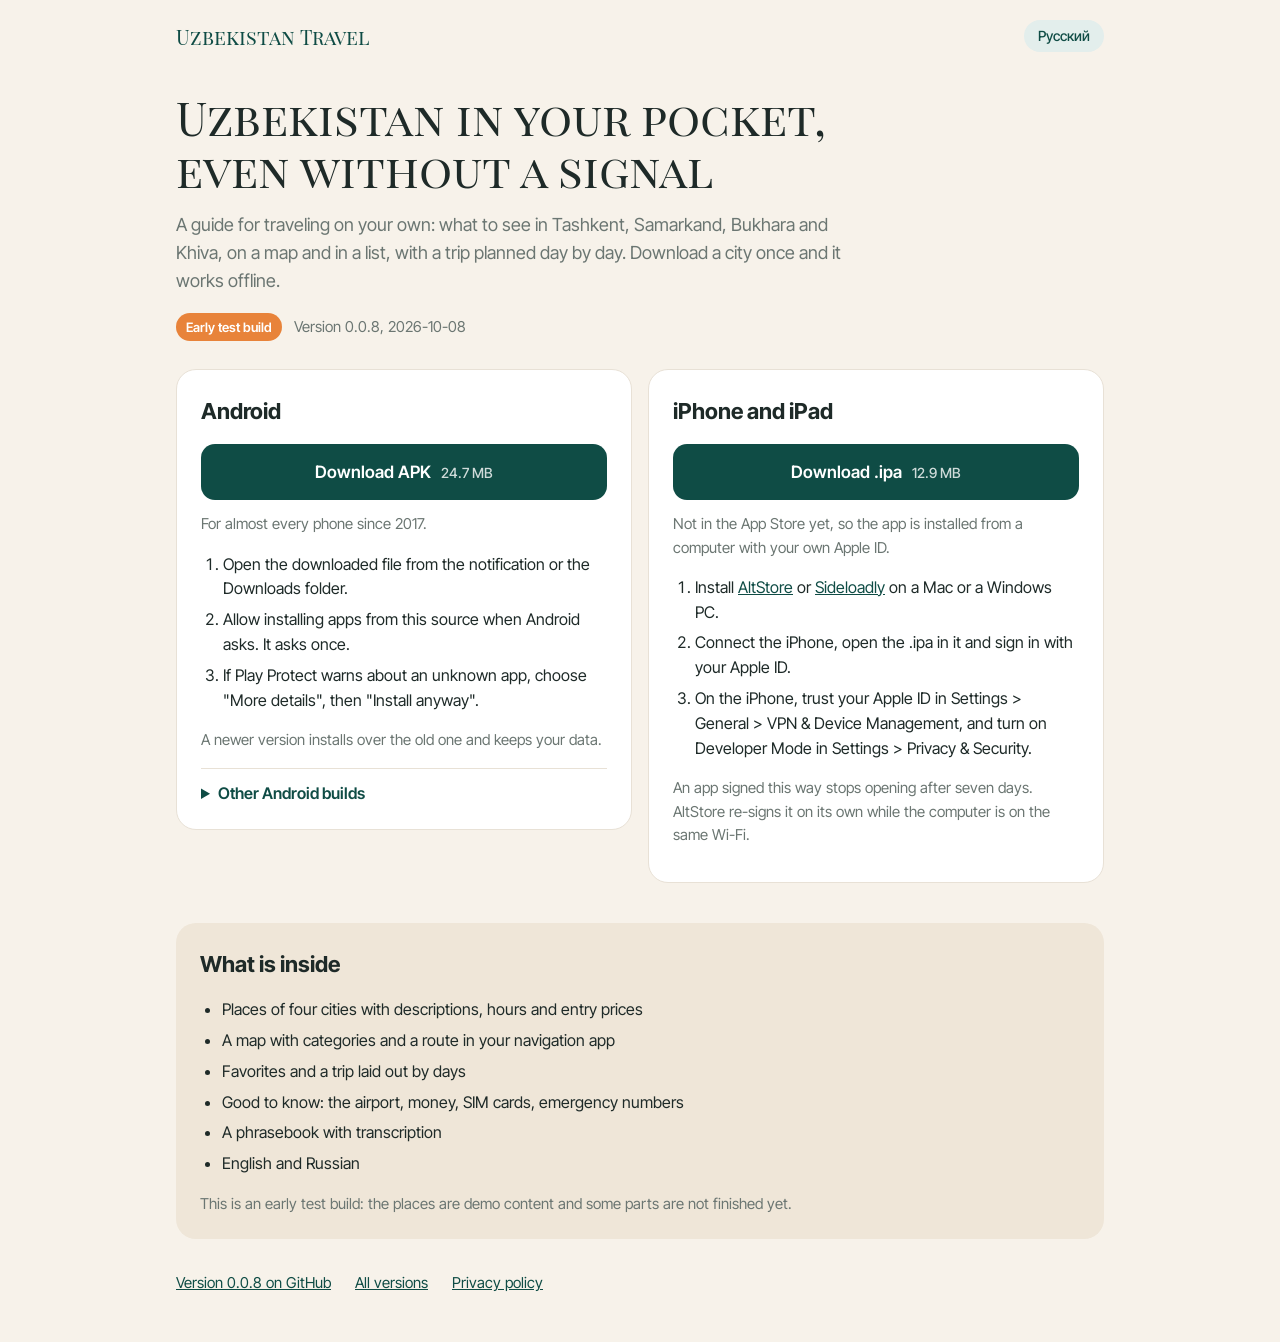
<file: index.html>
<!doctype html>
<html lang="en">
<head>
<meta charset="utf-8">
<meta name="viewport" content="width=device-width, initial-scale=1">
<title>Uzbekistan Travel - download for Android and iPhone</title>
<meta name="description" content="Uzbekistan Travel is an offline guide to Uzbekistan for independent travelers. Download version 0.0.8 for Android and iPhone.">
<link rel="canonical" href="https://iskandarus.github.io/uzbekistan-travel-releases/">
<meta property="og:type" content="website">
<meta property="og:title" content="Uzbekistan Travel">
<meta property="og:description" content="An offline guide to Uzbekistan for independent travelers. Android and iPhone.">
<meta property="og:url" content="https://iskandarus.github.io/uzbekistan-travel-releases/">
<link rel="preconnect" href="https://fonts.googleapis.com">
<link rel="preconnect" href="https://fonts.gstatic.com" crossorigin>
<link rel="stylesheet" href="https://fonts.googleapis.com/css2?family=Inter+Tight:wght@400;500;600;700&family=Playfair+Display+SC&display=swap">
<link rel="stylesheet" href="style.css?v=0.0.8">
<script>
  (function () {
    var root = document.documentElement, saved = null, ua = navigator.userAgent;
    try { saved = localStorage.getItem('lang'); } catch (e) {}
    root.lang = saved || (/^ru\b/i.test(navigator.language || '') ? 'ru' : 'en');
    root.className = 'js';
    if (/android/i.test(ua)) root.dataset.os = 'android';
    else if (/iphone|ipad|ipod/i.test(ua) || (/Macintosh/.test(ua) && navigator.maxTouchPoints > 1)) root.dataset.os = 'ios';
  })();
</script>
</head>
<body>
<div class="wrap">
  <header class="top">
    <span class="brand">Uzbekistan Travel</span>
    <button class="lang" type="button" id="lang"><span lang="en">Русский</span><span lang="ru">English</span></button>
  </header>

  <section class="hero">
    <h1><span lang="en">Uzbekistan in your pocket, even without a signal</span><span lang="ru">Узбекистан в кармане, даже без связи</span></h1>
    <p class="lead">
      <span lang="en">A guide for traveling on your own: what to see in Tashkent, Samarkand, Bukhara and Khiva, on a map and in a list, with a trip planned day by day. Download a city once and it works offline.</span>
      <span lang="ru">Путеводитель для самостоятельной поездки: что посмотреть в Ташкенте, Самарканде, Бухаре и Хиве, на карте и списком, с поездкой по дням. Скачайте город один раз, и он работает без интернета.</span>
    </p>
    <p class="meta">
      <span class="badge"><span lang="en">Early test build</span><span lang="ru">Ранняя тестовая сборка</span></span>
      <span><span lang="en">Version</span><span lang="ru">Версия</span> 0.0.8, 2026-10-08</span>
    </p>
  </section>

  <section class="platforms">
    
    <article class="card android">
      <h2>Android</h2>
      <a class="button" href="https://github.com/Iskandarus/uzbekistan-travel-releases/releases/download/v0.0.8/UzbekistanTravel-0.0.8-arm64-v8a.apk">
        <span lang="en">Download APK</span><span lang="ru">Скачать APK</span>
        <small>24.7 <span lang="en">MB</span><span lang="ru">МБ</span></small>
      </a>
      <p class="hint"><span lang="en">For almost every phone since 2017.</span><span lang="ru">Для почти любого телефона с 2017 года.</span></p>
      <ol>
        <li><span lang="en">Open the downloaded file from the notification or the Downloads folder.</span><span lang="ru">Откройте скачанный файл из уведомления или папки "Загрузки".</span></li>
        <li><span lang="en">Allow installing apps from this source when Android asks. It asks once.</span><span lang="ru">Разрешите установку из этого источника, когда Android спросит. Он спросит один раз.</span></li>
        <li><span lang="en">If Play Protect warns about an unknown app, choose "More details", then "Install anyway".</span><span lang="ru">Если Play Protect предупредит о неизвестном приложении, нажмите "Подробнее", затем "Всё равно установить".</span></li>
      </ol>
      <p class="hint"><span lang="en">A newer version installs over the old one and keeps your data.</span><span lang="ru">Новая версия ставится поверх старой и сохраняет ваши данные.</span></p>
      <details>
        <summary><span lang="en">Other Android builds</span><span lang="ru">Другие сборки для Android</span></summary>
        <ul class="files">
          
          <li><a href="https://github.com/Iskandarus/uzbekistan-travel-releases/releases/download/v0.0.8/UzbekistanTravel-0.0.8-android.apk"><span lang="en">Universal APK</span><span lang="ru">Универсальный APK</span></a> 68.2 <span lang="en">MB, when unsure which one fits</span><span lang="ru">МБ, если не уверены, какой подходит</span></li>
          
          
          <li><a href="https://github.com/Iskandarus/uzbekistan-travel-releases/releases/download/v0.0.8/UzbekistanTravel-0.0.8-armeabi-v7a.apk">armeabi-v7a</a> 22.7 <span lang="en">MB, older 32-bit phones</span><span lang="ru">МБ, старые 32-битные телефоны</span></li>
          
          
          <li><a href="https://github.com/Iskandarus/uzbekistan-travel-releases/releases/download/v0.0.8/UzbekistanTravel-0.0.8-x86_64.apk">x86_64</a> 26.1 <span lang="en">MB, emulators</span><span lang="ru">МБ, эмуляторы</span></li>
          
        </ul>
      </details>
    </article>
    

    
    <article class="card ios">
      <h2>iPhone <span lang="en">and</span><span lang="ru">и</span> iPad</h2>
      <a class="button" href="https://github.com/Iskandarus/uzbekistan-travel-releases/releases/download/v0.0.8/UzbekistanTravel-0.0.8-ios-unsigned.ipa">
        <span lang="en">Download .ipa</span><span lang="ru">Скачать .ipa</span>
        <small>12.9 <span lang="en">MB</span><span lang="ru">МБ</span></small>
      </a>
      <p class="hint"><span lang="en">Not in the App Store yet, so the app is installed from a computer with your own Apple ID.</span><span lang="ru">Приложения пока нет в App Store, поэтому оно ставится с компьютера под вашим Apple ID.</span></p>
      <ol>
        <li><span lang="en">Install <a href="https://altstore.io">AltStore</a> or <a href="https://sideloadly.io">Sideloadly</a> on a Mac or a Windows PC.</span><span lang="ru">Установите <a href="https://altstore.io">AltStore</a> или <a href="https://sideloadly.io">Sideloadly</a> на Mac или компьютер с Windows.</span></li>
        <li><span lang="en">Connect the iPhone, open the .ipa in it and sign in with your Apple ID.</span><span lang="ru">Подключите iPhone, откройте в программе файл .ipa и войдите под своим Apple ID.</span></li>
        <li><span lang="en">On the iPhone, trust your Apple ID in Settings &gt; General &gt; VPN &amp; Device Management, and turn on Developer Mode in Settings &gt; Privacy &amp; Security.</span><span lang="ru">На iPhone доверьте своему Apple ID в Настройки &gt; Основные &gt; VPN и управление устройством и включите Режим разработчика в Настройки &gt; Конфиденциальность и безопасность.</span></li>
      </ol>
      <p class="hint"><span lang="en">An app signed this way stops opening after seven days. AltStore re-signs it on its own while the computer is on the same Wi-Fi.</span><span lang="ru">Подписанное так приложение перестаёт открываться через семь дней. AltStore переподписывает его сам, пока компьютер в той же сети Wi-Fi.</span></p>
    </article>
    
  </section>

  <section class="inside">
    <h2><span lang="en">What is inside</span><span lang="ru">Что внутри</span></h2>
    <ul>
      <li><span lang="en">Places of four cities with descriptions, hours and entry prices</span><span lang="ru">Места четырёх городов с описанием, часами работы и ценой входа</span></li>
      <li><span lang="en">A map with categories and a route in your navigation app</span><span lang="ru">Карта с категориями и маршрут во внешней навигации</span></li>
      <li><span lang="en">Favorites and a trip laid out by days</span><span lang="ru">Избранное и поездка по дням</span></li>
      <li><span lang="en">Good to know: the airport, money, SIM cards, emergency numbers</span><span lang="ru">Полезно знать: аэропорт, деньги, связь, экстренные номера</span></li>
      <li><span lang="en">A phrasebook with transcription</span><span lang="ru">Разговорник с транскрипцией</span></li>
      <li><span lang="en">English and Russian</span><span lang="ru">Английский и русский</span></li>
    </ul>
    <p class="note"><span lang="en">This is an early test build: the places are demo content and some parts are not finished yet.</span><span lang="ru">Это ранняя тестовая сборка: места пока демонстрационные, а часть функций не доделана.</span></p>
  </section>

  <footer>
    <a href="https://github.com/Iskandarus/uzbekistan-travel-releases/releases/tag/v0.0.8"><span lang="en">Version</span><span lang="ru">Версия</span> 0.0.8 <span lang="en">on GitHub</span><span lang="ru">на GitHub</span></a>
    <a href="https://github.com/Iskandarus/uzbekistan-travel-releases/releases"><span lang="en">All versions</span><span lang="ru">Все версии</span></a>
    <a href="privacy.html"><span lang="en">Privacy policy</span><span lang="ru">Политика конфиденциальности</span></a>
  </footer>
</div>
<script>
  document.getElementById('lang').addEventListener('click', function () {
    var root = document.documentElement;
    root.lang = root.lang === 'ru' ? 'en' : 'ru';
    try { localStorage.setItem('lang', root.lang); } catch (e) {}
  });
</script>
</body>
</html>
</file>
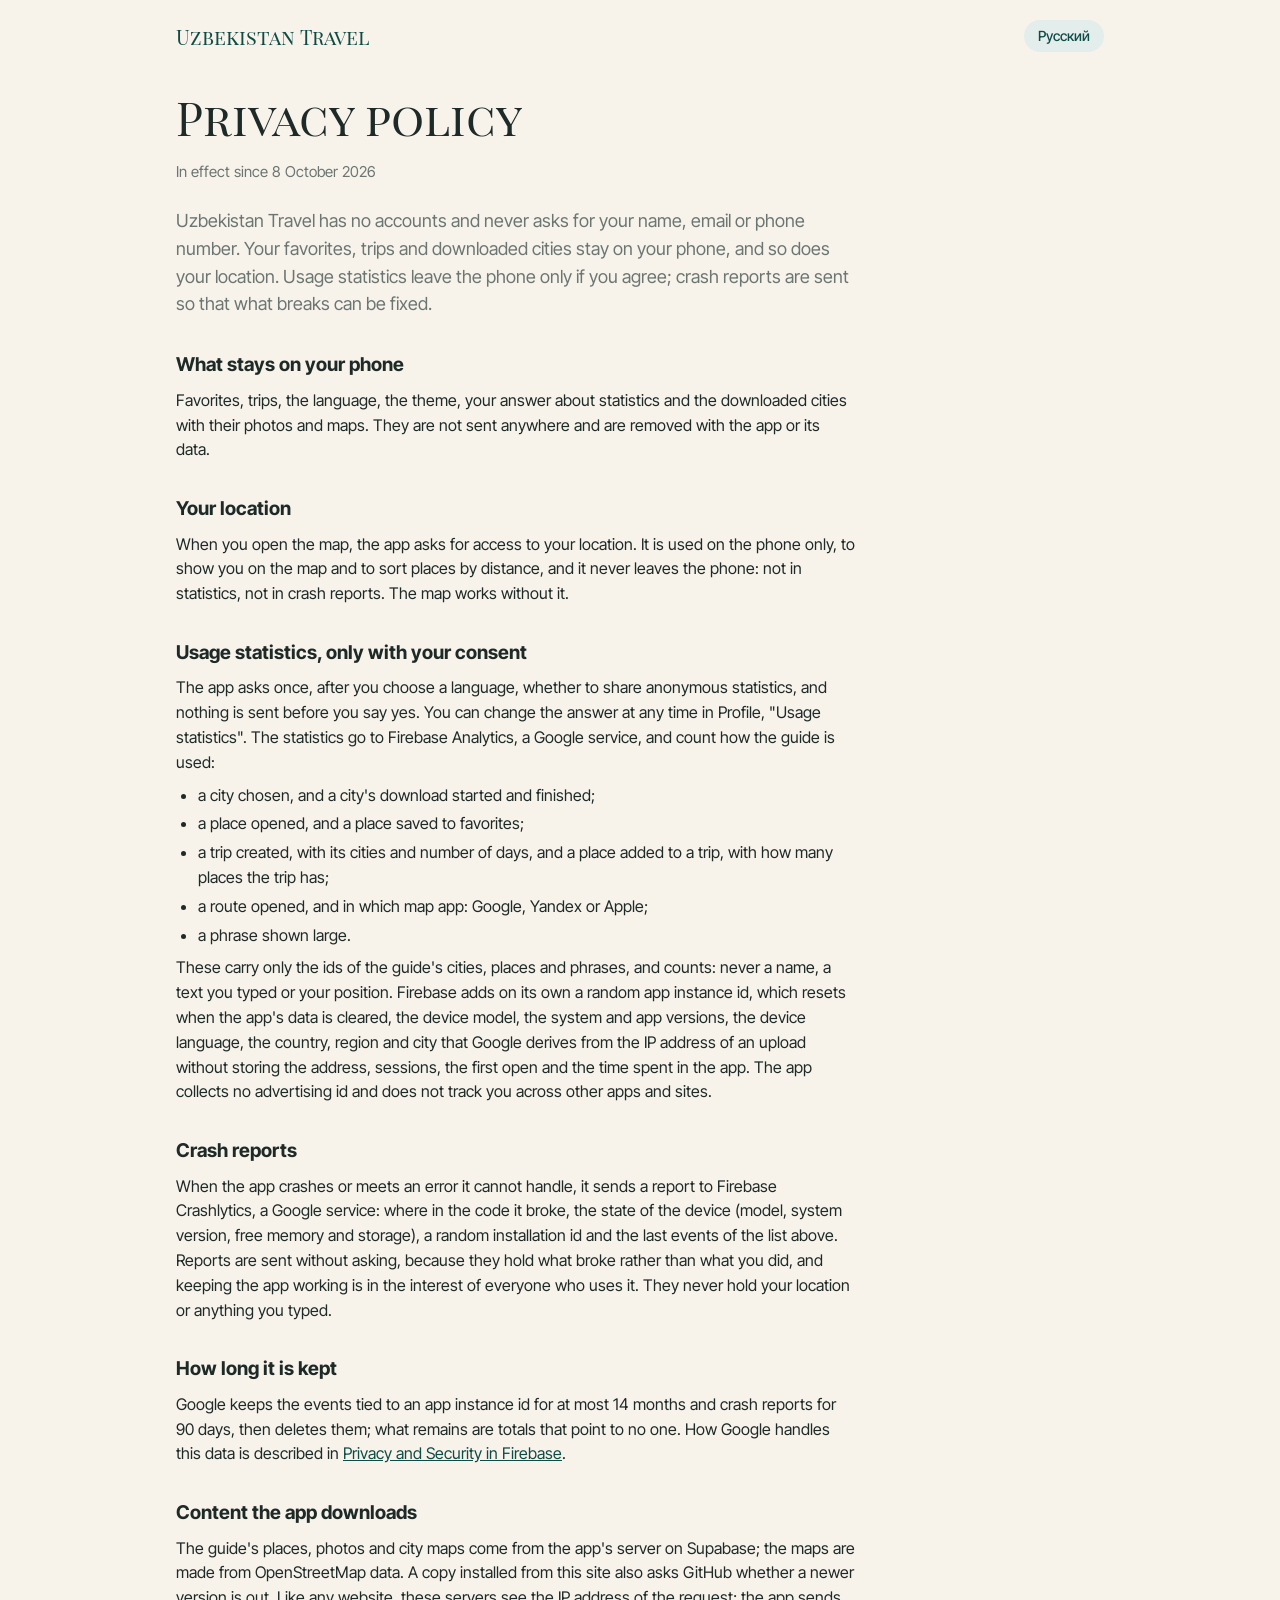
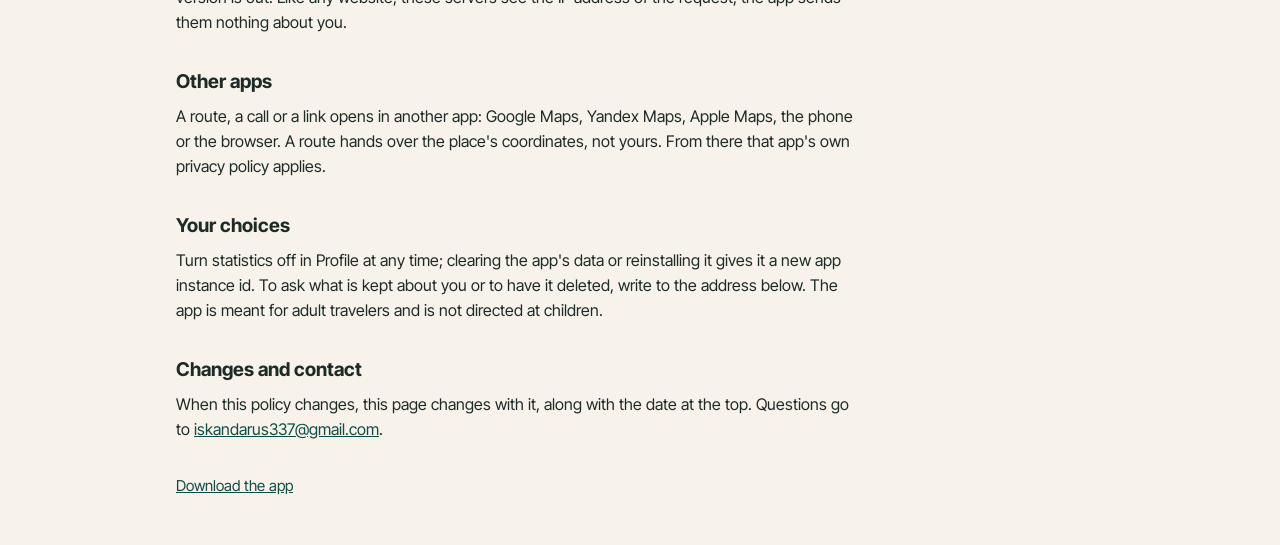
<file: privacy.html>
<!doctype html>
<html lang="en">
<head>
<meta charset="utf-8">
<meta name="viewport" content="width=device-width, initial-scale=1">
<title>Uzbekistan Travel - privacy policy</title>
<meta name="description" content="What the Uzbekistan Travel app keeps on the phone, what it sends and when.">
<link rel="canonical" href="https://iskandarus.github.io/uzbekistan-travel-releases/privacy.html">
<link rel="preconnect" href="https://fonts.googleapis.com">
<link rel="preconnect" href="https://fonts.gstatic.com" crossorigin>
<link rel="stylesheet" href="https://fonts.googleapis.com/css2?family=Inter+Tight:wght@400;500;600;700&family=Playfair+Display+SC&display=swap">
<link rel="stylesheet" href="style.css?v=0.0.8">
<script>
  (function () {
    var root = document.documentElement, asked = location.hash.slice(1), saved = null;
    try { saved = localStorage.getItem('lang'); } catch (e) {}
    root.lang = /^(en|ru)$/.test(asked) ? asked : saved || (/^ru\b/i.test(navigator.language || '') ? 'ru' : 'en');
    root.className = 'js';
  })();
</script>
</head>
<body>
<div class="wrap">
  <header class="top">
    <a class="brand" href="./">Uzbekistan Travel</a>
    <button class="lang" type="button" id="lang"><span lang="en">Русский</span><span lang="ru">English</span></button>
  </header>

  <main class="policy">
    <h1><span lang="en">Privacy policy</span><span lang="ru">Политика конфиденциальности</span></h1>
    <p class="meta"><span lang="en">In effect since 8 October 2026</span><span lang="ru">Действует с 8 октября 2026 года</span></p>

    <p class="lead">
      <span lang="en">Uzbekistan Travel has no accounts and never asks for your name, email or phone number. Your favorites, trips and downloaded cities stay on your phone, and so does your location. Usage statistics leave the phone only if you agree; crash reports are sent so that what breaks can be fixed.</span>
      <span lang="ru">В Uzbekistan Travel нет аккаунтов, и приложение никогда не спрашивает ваше имя, email или телефон. Избранное, поездки и скачанные города остаются на телефоне, как и ваше местоположение. Статистика использования уходит с телефона только с вашего согласия; отчёты о сбоях отправляются, чтобы то, что сломалось, можно было починить.</span>
    </p>

    <h2><span lang="en">What stays on your phone</span><span lang="ru">Что остаётся на телефоне</span></h2>
    <p>
      <span lang="en">Favorites, trips, the language, the theme, your answer about statistics and the downloaded cities with their photos and maps. They are not sent anywhere and are removed with the app or its data.</span>
      <span lang="ru">Избранное, поездки, язык, тема, ваш ответ про статистику и скачанные города с фото и картами. Они никуда не отправляются и удаляются вместе с приложением или его данными.</span>
    </p>

    <h2><span lang="en">Your location</span><span lang="ru">Ваше местоположение</span></h2>
    <p>
      <span lang="en">When you open the map, the app asks for access to your location. It is used on the phone only, to show you on the map and to sort places by distance, and it never leaves the phone: not in statistics, not in crash reports. The map works without it.</span>
      <span lang="ru">Когда вы открываете карту, приложение просит доступ к местоположению. Оно используется только на телефоне, чтобы показать вас на карте и отсортировать места по расстоянию, и никогда не покидает телефон: ни в статистике, ни в отчётах о сбоях. Карта работает и без него.</span>
    </p>

    <h2><span lang="en">Usage statistics, only with your consent</span><span lang="ru">Статистика использования, только с вашего согласия</span></h2>
    <p>
      <span lang="en">The app asks once, after you choose a language, whether to share anonymous statistics, and nothing is sent before you say yes. You can change the answer at any time in Profile, "Usage statistics". The statistics go to Firebase Analytics, a Google service, and count how the guide is used:</span>
      <span lang="ru">Приложение один раз, после выбора языка, спрашивает, делиться ли анонимной статистикой, и до вашего "да" ничего не отправляется. Ответ можно изменить в любой момент в Профиле, "Статистика использования". Статистика уходит в Firebase Analytics, сервис Google, и показывает, как пользуются путеводителем:</span>
    </p>
    <ul>
      <li><span lang="en">a city chosen, and a city's download started and finished;</span><span lang="ru">выбран город, начато и закончено скачивание города;</span></li>
      <li><span lang="en">a place opened, and a place saved to favorites;</span><span lang="ru">открыто место, место добавлено в избранное;</span></li>
      <li><span lang="en">a trip created, with its cities and number of days, and a place added to a trip, with how many places the trip has;</span><span lang="ru">создана поездка, с её городами и числом дней, и место добавлено в поездку, с числом мест в ней;</span></li>
      <li><span lang="en">a route opened, and in which map app: Google, Yandex or Apple;</span><span lang="ru">открыт маршрут, и в каком приложении карт: Google, Яндекс или Apple;</span></li>
      <li><span lang="en">a phrase shown large.</span><span lang="ru">фраза показана крупно.</span></li>
    </ul>
    <p>
      <span lang="en">These carry only the ids of the guide's cities, places and phrases, and counts: never a name, a text you typed or your position. Firebase adds on its own a random app instance id, which resets when the app's data is cleared, the device model, the system and app versions, the device language, the country, region and city that Google derives from the IP address of an upload without storing the address, sessions, the first open and the time spent in the app. The app collects no advertising id and does not track you across other apps and sites.</span>
      <span lang="ru">В них только идентификаторы городов, мест и фраз путеводителя и количества: никогда не имя, не набранный вами текст и не ваше положение. Firebase сам добавляет случайный идентификатор установки, который сбрасывается при очистке данных приложения, модель устройства, версии системы и приложения, язык устройства, страну, регион и город, которые Google определяет по IP-адресу отправки, не сохраняя сам адрес, сеансы, первый запуск и время в приложении. Приложение не собирает рекламный идентификатор и не отслеживает вас в других приложениях и на сайтах.</span>
    </p>

    <h2><span lang="en">Crash reports</span><span lang="ru">Отчёты о сбоях</span></h2>
    <p>
      <span lang="en">When the app crashes or meets an error it cannot handle, it sends a report to Firebase Crashlytics, a Google service: where in the code it broke, the state of the device (model, system version, free memory and storage), a random installation id and the last events of the list above. Reports are sent without asking, because they hold what broke rather than what you did, and keeping the app working is in the interest of everyone who uses it. They never hold your location or anything you typed.</span>
      <span lang="ru">Когда приложение падает или встречает ошибку, которую не может обработать, оно отправляет отчёт в Firebase Crashlytics, сервис Google: где в коде произошёл сбой, состояние устройства (модель, версия системы, свободная память и место), случайный идентификатор установки и последние события из списка выше. Отчёты отправляются без вопроса, потому что в них то, что сломалось, а не то, что вы делали, а работающее приложение в интересах всех, кто им пользуется. В них никогда нет вашего местоположения и набранного вами текста.</span>
    </p>

    <h2><span lang="en">How long it is kept</span><span lang="ru">Сколько это хранится</span></h2>
    <p>
      <span lang="en">Google keeps the events tied to an app instance id for at most 14 months and crash reports for 90 days, then deletes them; what remains are totals that point to no one. How Google handles this data is described in <a href="https://firebase.google.com/support/privacy">Privacy and Security in Firebase</a>.</span>
      <span lang="ru">Google хранит события, привязанные к идентификатору установки, не дольше 14 месяцев, а отчёты о сбоях 90 дней, затем удаляет их; остаются только итоговые цифры, по которым никого не узнать. Как Google обращается с этими данными, описано в <a href="https://firebase.google.com/support/privacy">Privacy and Security in Firebase</a>.</span>
    </p>

    <h2><span lang="en">Content the app downloads</span><span lang="ru">Что приложение скачивает</span></h2>
    <p>
      <span lang="en">The guide's places, photos and city maps come from the app's server on Supabase; the maps are made from OpenStreetMap data. A copy installed from this site also asks GitHub whether a newer version is out. Like any website, these servers see the IP address of the request; the app sends them nothing about you.</span>
      <span lang="ru">Места путеводителя, фото и карты городов приходят с сервера приложения на Supabase; карты сделаны из данных OpenStreetMap. Копия, установленная с этого сайта, ещё спрашивает у GitHub, не вышла ли новая версия. Как и любой сайт, эти серверы видят IP-адрес запроса; о вас приложение им ничего не сообщает.</span>
    </p>

    <h2><span lang="en">Other apps</span><span lang="ru">Другие приложения</span></h2>
    <p>
      <span lang="en">A route, a call or a link opens in another app: Google Maps, Yandex Maps, Apple Maps, the phone or the browser. A route hands over the place's coordinates, not yours. From there that app's own privacy policy applies.</span>
      <span lang="ru">Маршрут, звонок или ссылка открываются в другом приложении: Google Картах, Яндекс Картах, Apple Картах, звонилке или браузере. Маршрут передаёт координаты места, а не ваши. Дальше действует политика конфиденциальности того приложения.</span>
    </p>

    <h2><span lang="en">Your choices</span><span lang="ru">Ваш выбор</span></h2>
    <p>
      <span lang="en">Turn statistics off in Profile at any time; clearing the app's data or reinstalling it gives it a new app instance id. To ask what is kept about you or to have it deleted, write to the address below. The app is meant for adult travelers and is not directed at children.</span>
      <span lang="ru">Статистику можно выключить в Профиле в любой момент; очистка данных приложения или его переустановка дают новый идентификатор установки. Чтобы узнать, что о вас хранится, или попросить это удалить, напишите на адрес ниже. Приложение рассчитано на взрослых путешественников и не предназначено для детей.</span>
    </p>

    <h2><span lang="en">Changes and contact</span><span lang="ru">Изменения и связь</span></h2>
    <p>
      <span lang="en">When this policy changes, this page changes with it, along with the date at the top. Questions go to <a href="mailto:iskandarus337@gmail.com">iskandarus337@gmail.com</a>.</span>
      <span lang="ru">Когда политика меняется, меняется эта страница и дата вверху. Вопросы пишите на <a href="mailto:iskandarus337@gmail.com">iskandarus337@gmail.com</a>.</span>
    </p>
  </main>

  <footer>
    <a href="./"><span lang="en">Download the app</span><span lang="ru">Скачать приложение</span></a>
  </footer>
</div>
<script>
  document.getElementById('lang').addEventListener('click', function () {
    var root = document.documentElement;
    root.lang = root.lang === 'ru' ? 'en' : 'ru';
    try { localStorage.setItem('lang', root.lang); } catch (e) {}
    if (location.hash) history.replaceState(null, '', '#' + root.lang);
  });
</script>
</body>
</html>
</file>
<file: style.css>
:root {
  --background: #f7f2ea;
  --surface: #ffffff;
  --sand: #efe6d8;
  --border: #e8e1d6;
  --primary: #0f4c45;
  --primary-text: #0f4c45;
  --primary-soft: #e3eeec;
  --on-primary: #ffffff;
  --accent: #e8833a;
  --text: #1e2a28;
  --text-secondary: #6b7672;
  color-scheme: light;
}

@media (prefers-color-scheme: dark) {
  :root {
    --background: #121816;
    --surface: #1c2422;
    --sand: #26302d;
    --border: #2c3633;
    --primary: #2e9c88;
    --primary-text: #6fc7b6;
    --primary-soft: #1f3a35;
    --on-primary: #eef2ef;
    --text: #eef2ef;
    --text-secondary: #9aa6a1;
    color-scheme: dark;
  }
}

html[lang="ru"] body [lang="en"],
html:not([lang="ru"]) body [lang="ru"] {
  display: none;
}

* { box-sizing: border-box; }

body {
  margin: 0;
  background: var(--background);
  color: var(--text);
  font: 400 16px/1.55 "Inter Tight", system-ui, -apple-system, "Segoe UI", Roboto, sans-serif;
  -webkit-text-size-adjust: 100%;
}

a { color: var(--primary-text); }

.wrap {
  max-width: 960px;
  margin: 0 auto;
  padding: 20px 16px 48px;
}

.top {
  display: flex;
  align-items: center;
  justify-content: space-between;
  gap: 12px;
}

.brand {
  font-family: "Playfair Display SC", Georgia, serif;
  font-size: 20px;
  color: var(--primary-text);
  text-decoration: none;
}

.lang {
  display: none;
  font-family: inherit;
  font-size: 14px;
  font-weight: 500;
  line-height: 1;
  color: var(--primary-text);
  background: var(--primary-soft);
  border: 0;
  border-radius: 999px;
  padding: 9px 14px;
  cursor: pointer;
}

.js .lang { display: inline-block; }

.hero { padding: 40px 0 28px; max-width: 680px; }

h1 {
  font-family: "Playfair Display SC", Georgia, serif;
  font-weight: 400;
  font-size: clamp(30px, 6vw, 46px);
  line-height: 1.12;
  margin: 0 0 16px;
  text-wrap: balance;
}

.lead { font-size: 18px; color: var(--text-secondary); margin: 0 0 18px; }

.meta {
  display: flex;
  flex-wrap: wrap;
  align-items: center;
  gap: 8px 12px;
  margin: 0;
  color: var(--text-secondary);
  font-size: 15px;
}

.badge {
  background: var(--accent);
  color: #ffffff;
  font-weight: 600;
  font-size: 13px;
  border-radius: 999px;
  padding: 4px 10px;
}

.platforms {
  display: grid;
  grid-template-columns: repeat(auto-fit, minmax(min(100%, 380px), 1fr));
  gap: 16px;
  align-items: start;
}

.card {
  background: var(--surface);
  border: 1px solid var(--border);
  border-radius: 20px;
  padding: 24px;
}

html[data-os="android"] .card.android,
html[data-os="ios"] .card.ios {
  order: -1;
  border-color: var(--primary);
  box-shadow: 0 0 0 1px var(--primary);
}

h2 { font-size: 22px; font-weight: 700; margin: 0 0 16px; }

.button {
  display: flex;
  align-items: baseline;
  justify-content: center;
  gap: 10px;
  background: var(--primary);
  color: var(--on-primary);
  text-decoration: none;
  font-weight: 600;
  font-size: 17px;
  border-radius: 14px;
  padding: 15px 20px;
}

.button:hover { filter: brightness(1.08); }

.button small { font-weight: 500; font-size: 14px; opacity: 0.8; }

.hint { color: var(--text-secondary); font-size: 15px; margin: 12px 0; }

ol { padding-left: 22px; margin: 16px 0; }

ol li { margin: 6px 0; }

details {
  border-top: 1px solid var(--border);
  margin-top: 16px;
  padding-top: 12px;
}

summary { cursor: pointer; font-weight: 600; color: var(--primary-text); }

.files { list-style: none; padding: 0; margin: 10px 0 0; }

.files li { margin: 8px 0; color: var(--text-secondary); font-size: 15px; }

.files a { font-weight: 600; }

.inside {
  margin-top: 40px;
  background: var(--sand);
  border-radius: 20px;
  padding: 24px;
}

.inside ul { margin: 0; padding-left: 22px; }

.inside li { margin: 6px 0; }

.note { margin: 16px 0 0; color: var(--text-secondary); font-size: 15px; }

footer {
  display: flex;
  flex-wrap: wrap;
  gap: 8px 24px;
  margin-top: 32px;
  font-size: 15px;
}

.policy { max-width: 680px; padding-top: 40px; }

.policy .meta { margin-bottom: 24px; }

.policy h2 { font-size: 19px; margin: 32px 0 8px; }

.policy p, .policy ul { margin: 8px 0; }

.policy ul { padding-left: 22px; }

.policy li { margin: 4px 0; }
</file>
